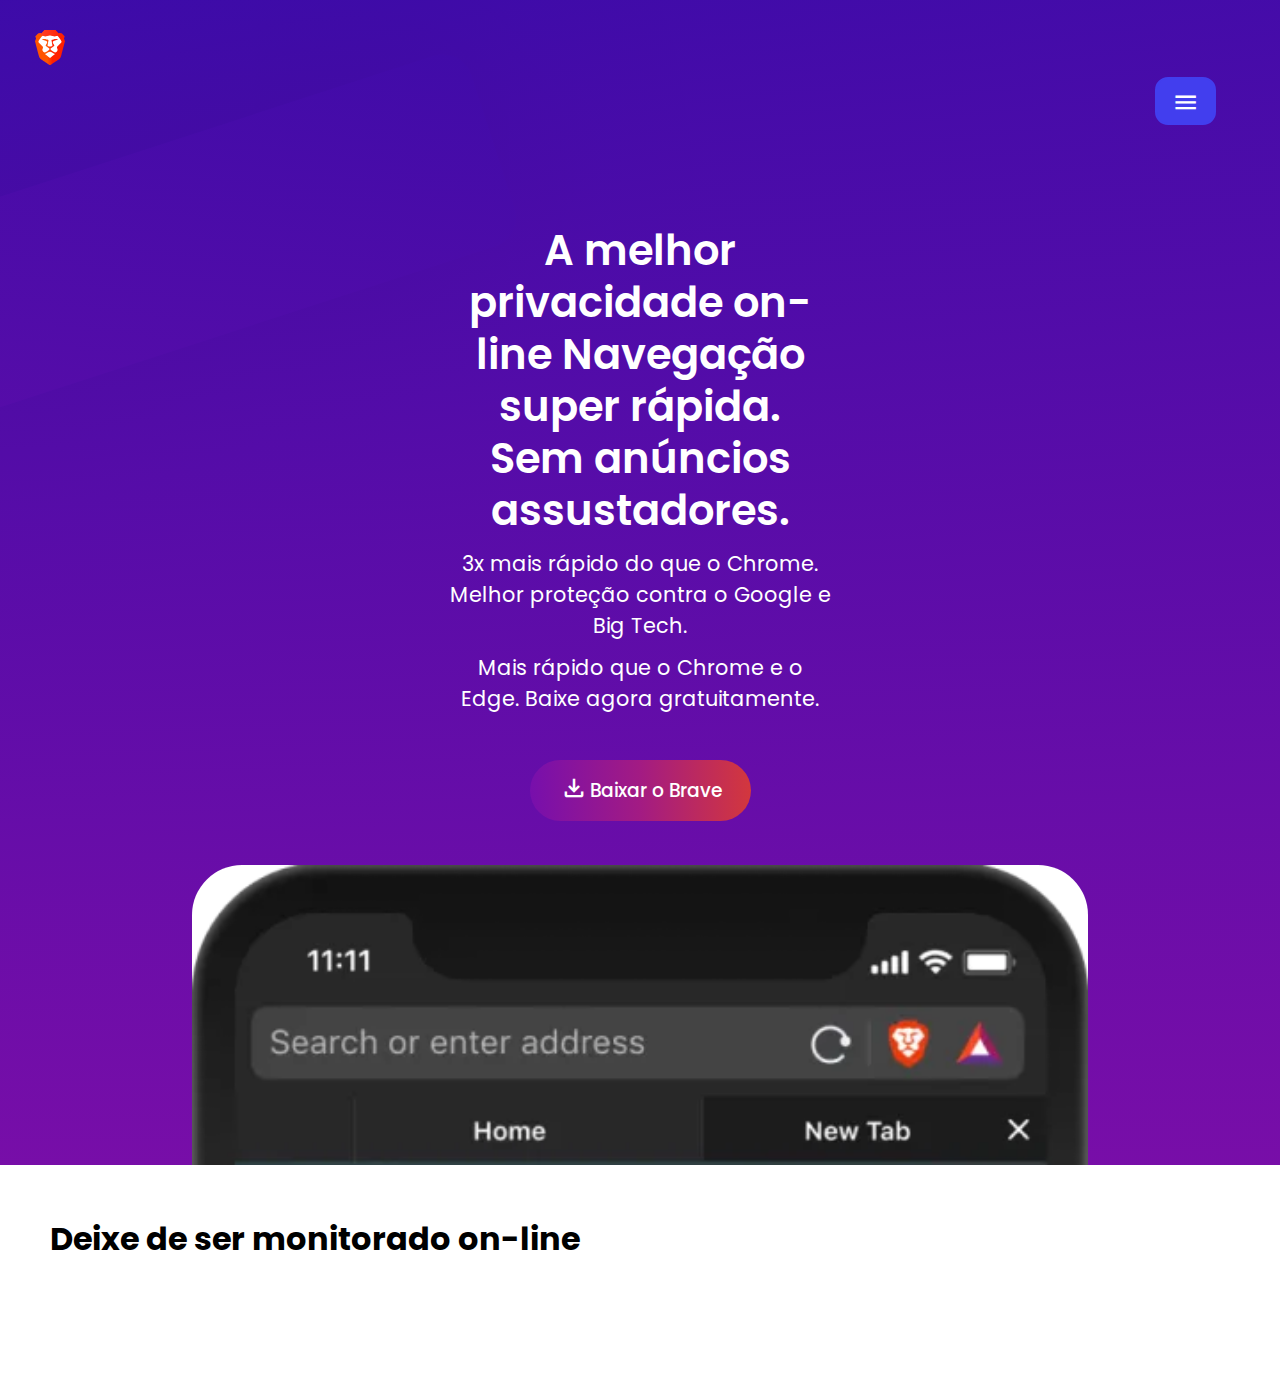
<file: index.html>
<!DOCTYPE html>
<html lang="pt-br">
<head>
    <meta charset="UTF-8">
    <meta name="viewport" content="width=device-width, initial-scale=1.0">
    <title>O navegador mais rapido e seguro.</title>
    <link rel="stylesheet" href="https://fonts.googleapis.com/css2?family=Material+Symbols+Outlined:opsz,wght,FILL,GRAD@20..48,100..700,0..1,-50..200" />
    <link rel="stylesheet" href="https://fonts.googleapis.com/css2?family=Material+Symbols+Outlined:opsz,wght,FILL,GRAD@20..48,100..700,0..1,-50..200" />
    <link rel="stylesheet" href="css/style.css"> 
</head>
<body>
    <div id="efeitodefundo"></div>
        <main>
            <header>
                <div id="iconBrave">
                 <!--icon-->
                 <img src="imagens/brave-release.svg" alt="Braveicon" style="width: 30px;">
                </div>
                <div id="menu">
                    <i class="material-symbols-outlined">
                        menu
                    </i>
                </div>
            </header>
            <section>
                <h1>A melhor <br> privacidade on-<br>line Navegação <br>super rápida.<br> Sem anúncios<br> assustadores.</h1>
                <p>3x mais rápido do que o Chrome.<br> Melhor proteção contra o Google e<br> Big Tech.</p>
                <p>Mais rápido que o Chrome e o<br> Edge. Baixe agora gratuitamente.</p>
                <p id="bottom"><a href=""><i class="material-symbols-outlined">
                    download
                    </i>Baixar o Brave</a> <!--Temos que colocar conteudo  de texto pq se nao ele nao aparece--></p>
                    <div id="phone">
                        
                    </div>
                    <div id="conteudo">
                        <div id="LinhaLinda">
                            <img src="imagens/Fundo branco clean2.png" alt=""> 
                        </div>  
                        <div id="conteudos">
                            <h1>Deixe de ser monitorado on-line</h1>
                        </div>
                    </div>
            </section>
        </main>
</body>
</html>
</file>
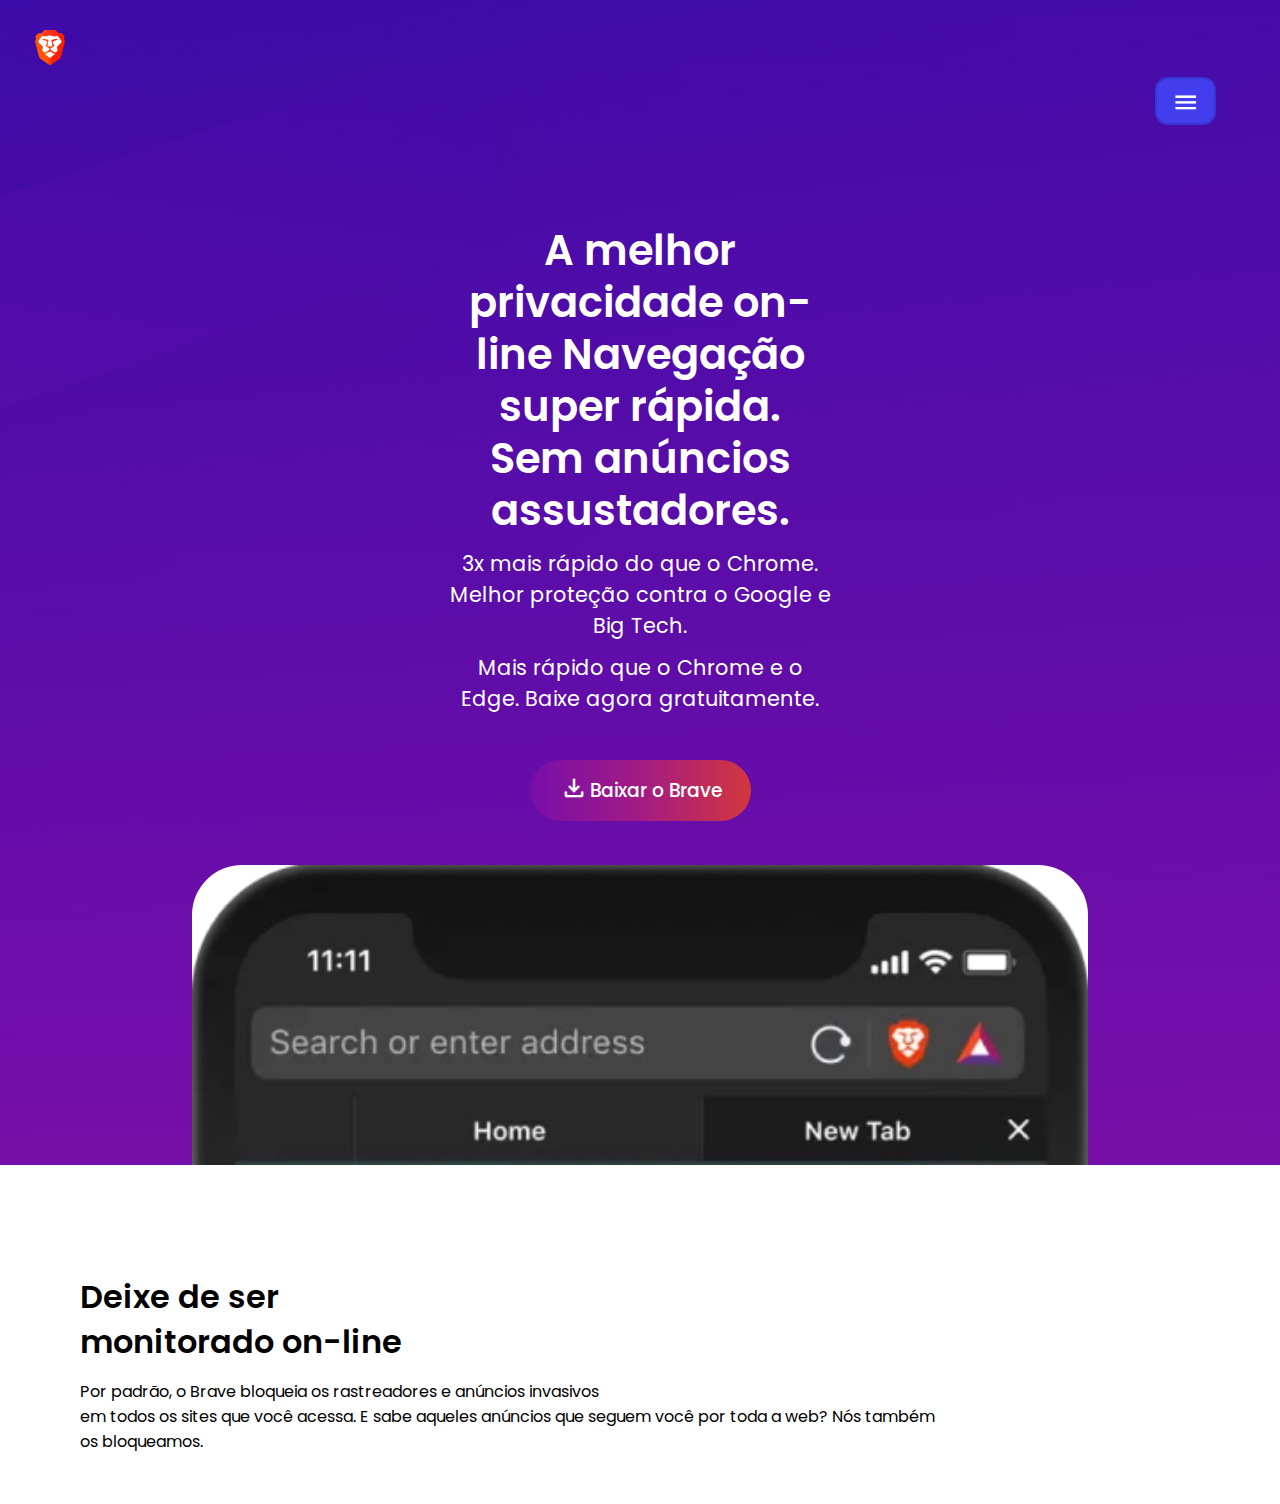
<file: Brave_Project/index.html>
<!DOCTYPE html>
<html lang="pt-br">
<head>
    <meta charset="UTF-8">
    <meta name="viewport" content="width=device-width, initial-scale=1.0">
    <title>O navegador mais rapido e seguro.</title>
    <link rel="stylesheet" href="https://fonts.googleapis.com/css2?family=Material+Symbols+Outlined:opsz,wght,FILL,GRAD@20..48,100..700,0..1,-50..200" />
    <link rel="stylesheet" href="https://fonts.googleapis.com/css2?family=Material+Symbols+Outlined:opsz,wght,FILL,GRAD@20..48,100..700,0..1,-50..200" />
    <link rel="stylesheet" href="https://fonts.googleapis.com/css2?family=Material+Symbols+Outlined:opsz,wght,FILL,GRAD@20..48,100..700,0..1,-50..200" />
    <!--<span class="material-symbols-outlined">
close
</span>-->
    <link rel="stylesheet" href="css/style.css"> 
    <link rel="stylesheet" href="css/styleOnjs.css">
</head>
<body>
    <div id="efeitodefundo"></div>
        <main>
            <header id="header">
                <div id="iconBrave">
                 <!--icon-->
                 <img src="imagens/brave-release.svg" alt="Braveicon" style="width: 30px;">
                </div>
                <div id="menu" onclick="menu()">
                        <i class="material-symbols-outlined" >
                            menu
                        </i>
                </div>
            </header>
            <section>
                <h1>A melhor <br> privacidade on-<br>line Navegação <br>super rápida.<br> Sem anúncios<br> assustadores.</h1>
                <p>3x mais rápido do que o Chrome.<br> Melhor proteção contra o Google e<br> Big Tech.</p>
                <p>Mais rápido que o Chrome e o<br> Edge. Baixe agora gratuitamente.</p>
                <p id="bottom"><a href=""><i class="material-symbols-outlined">
                    download
                    </i>Baixar o Brave</a> <!--Temos que colocar conteudo  de texto pq se nao ele nao aparece--></p>
                    <div id="phone">
                        
                    </div>
                    <div id="conteudo">
                        <div id="LinhaLinda">
                            <img src="imagens/Fundo branco clean2.png" alt=""> 
                        </div>  
                        <div id="conteudos">
                            <div id="painel">
                                <h1>Deixe de ser<br> monitorado on-line</h1>
                                <p>Por padrão, o Brave bloqueia os rastreadores e anúncios invasivos<br> em todos os sites que você acessa. E sabe aqueles anúncios que seguem você por toda a web? Nós também<br> os bloqueamos.</p>
                            </div>
                        </div>
                    </div>
            </section>
        </main>
        <script src="index.js"></script> <!--Criamos o script do js-->
</body>
</html>
</file>
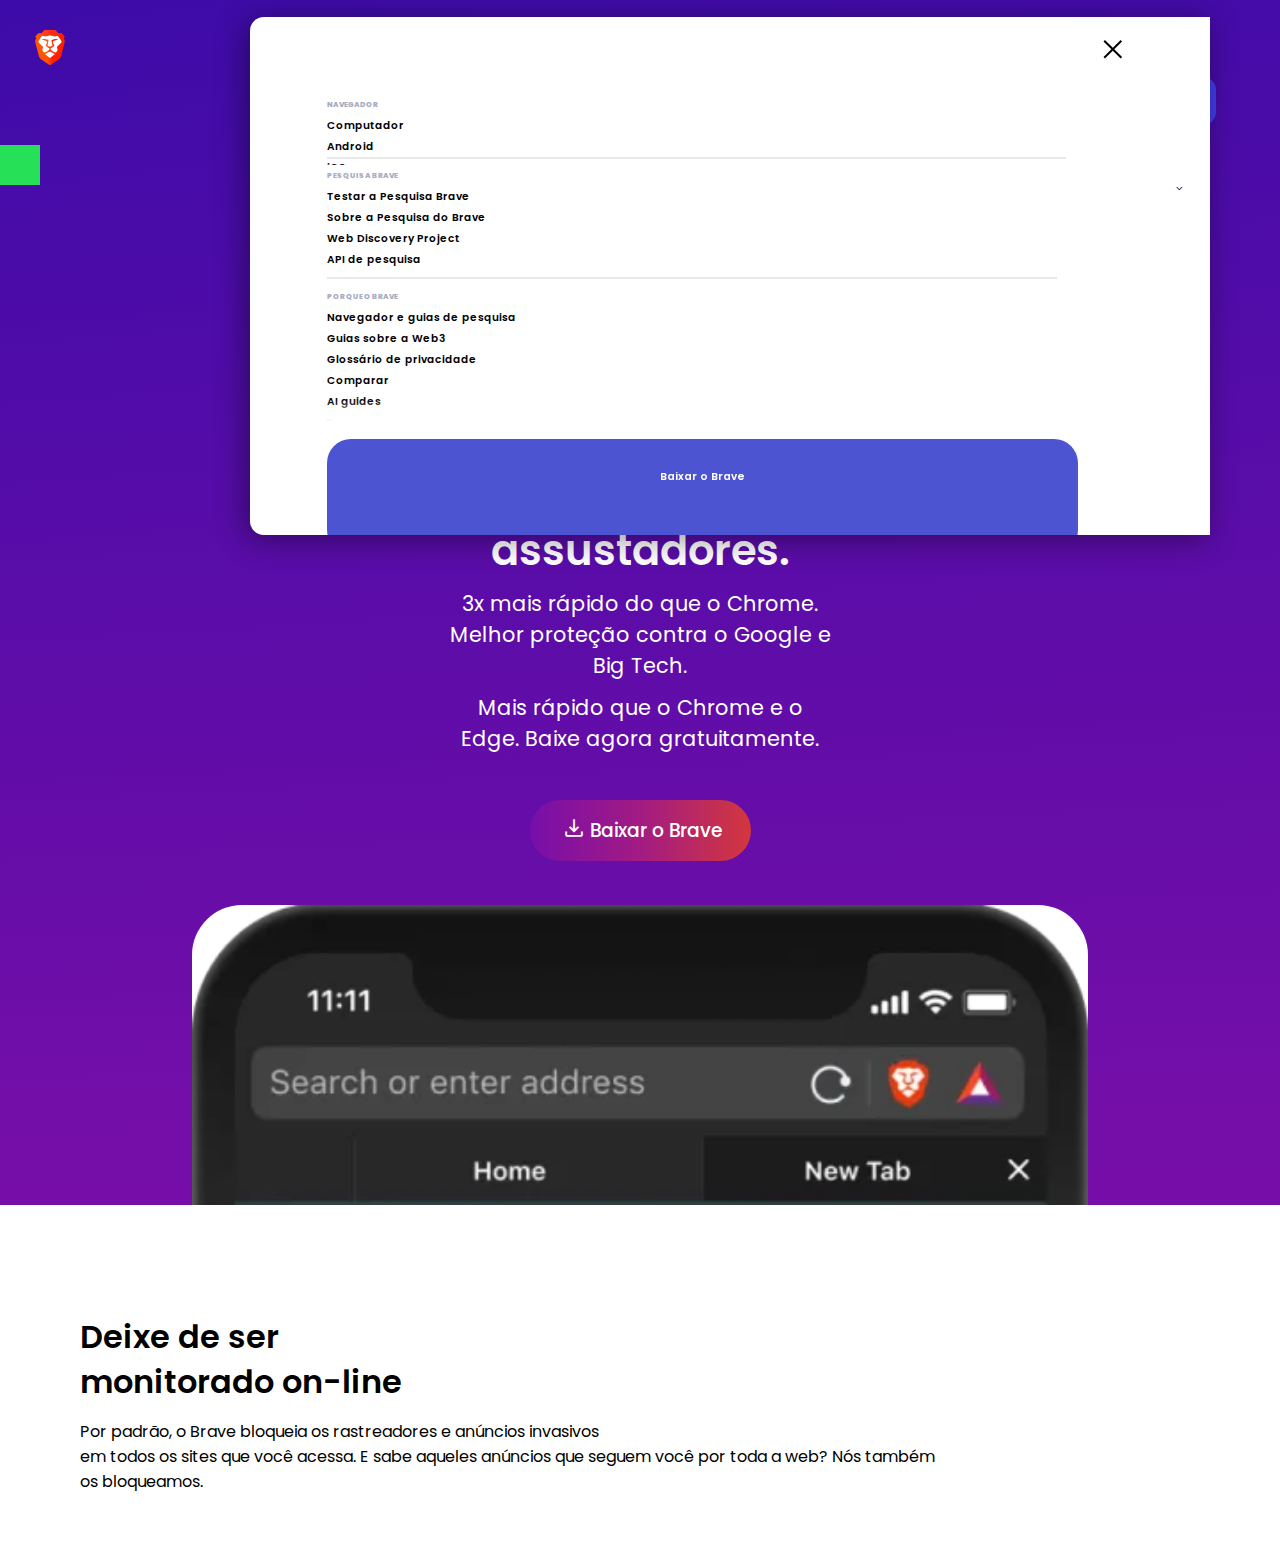
<file: Brave_Project2/index.html>
<!DOCTYPE html>
<html lang="pt-br">
<head>
    <meta charset="UTF-8">
    <meta name="viewport" content="width=device-width, initial-scale=1.0">
    <title>O navegador mais rapido e seguro.</title>
    <link rel="stylesheet" href="https://fonts.googleapis.com/css2?family=Material+Symbols+Outlined:opsz,wght,FILL,GRAD@20..48,100..700,0..1,-50..200" />
    <link rel="stylesheet" href="https://fonts.googleapis.com/css2?family=Material+Symbols+Outlined:opsz,wght,FILL,GRAD@20..48,100..700,0..1,-50..200" />
    <link rel="stylesheet" href="https://fonts.googleapis.com/css2?family=Material+Symbols+Outlined:opsz,wght,FILL,GRAD@20..48,100..700,0..1,-50..200" />
    <link rel="stylesheet" href="https://fonts.googleapis.com/css2?family=Material+Symbols+Outlined:opsz,wght,FILL,GRAD@20..48,100..700,0..1,-50..200" />
    <!--<span class="material-symbols-outlined">
close
</span>-->
    <link rel="stylesheet" href="css/style.css"> 
    <link rel="stylesheet" href="css/styleforjs.css">
</head>
<body>
    <div id="efeitodefundo"></div>
        <main>
            <header id="header">
                <div id="iconBrave">
                 <!--icon-->
                 <img src="imagens/brave-release.svg" alt="Braveicon" style="width: 30px;">
                </div>
                <div id="menu" onclick="menu()">
                        <i class="material-symbols-outlined" >
                            menu
                        </i>
                </div>
            </header>
            <!--<div style="width: 40px; height: 40px; background-color: red;"></div>
            http://127.0.0.1:5500/Brave_Project2/index.html-->
            <div style="width: 40px; height: 40px; background-color: rgb(38, 225, 88);"></div>
            <nav id="navfirst">
                <span id="close" onclick="closing()" class="material-symbols-outlined">close</span>
                        <ul id="marpad">
                    <nav id="navegador">
                        <ul id="marpad">
                        <li>
                            <p id="smalltext">NAVEGADOR</p>
                            <ul>
                                <li class="colorli">Computador</li>
                                <li class="colorli">Android</li>
                                <li class="colorli">iOS</li>
                            </ul>
                            <div id="Recursostext" onclick="listRecursos()">
                                <span class="colorli">Recursos</span>
                                <span id="expandmore" class="material-symbols-outlined">
                                expand_more
                                </span>
                            </div>
                            <hr id="hr1">
                            <ul id="listRe">
                                <li>Escudos</li>
                                <li>VPN</li>
                                <li>Carteira</li>
                                <li>Recompensas</li>
                                <li>Playlist</li>
                                <li>Notícias</li>
                                <li>Talk</li>
                                <li>Privacidade avançada</li>
                                <li>Todos os recursos</li>
                            </ul>
                        </li>
                        <li id="mon">
                            <ul>
                                <p id="smalltext">PESQUISA BRAVE</p>
                                <li>Testar a Pesquisa Brave</li>
                                <li>Sobre a Pesquisa do Brave</li>
                                <li>Web Discovery Project</li>
                                <li>API de pesquisa</li>
                                <hr id="hrN">
                            </ul>
                            <ul>
                                <p id="smalltext">POR QUE O BRAVE</p>
                                    <li>Navegador e guias de pesquisa</li>
                                    <li>Guias sobre a Web3</li>
                                    <li>Glossário de privacidade</li>
                                    <li>Comparar</li>
                                    <li>AI guides</li>
                                    <hr id="hrN">
                            </ul>
                            <ul>
                                <p id="smalltext">BLOGS</p>
                                <li>Blog do Brave</li>
                                <li>Atualizações de privacidade</li>
                                <li>Normas da web</li>
                                <li>Pesquisa</li>
                                <hr id="hrN">
                            </ul>
                            <ul>
                                <p id="smalltext">OBTER AJUDA</p>
                                <li>Centro de Ajuda</li>
                                <li>Comunidade</li>
                                <li>Notas da versão</li>
                                <li>Status do aplicativo</li>
                                <li>O que há de novo no Brave?</li>
                                <hr id="hrN">
                            </ul>
                            <ul>
                                <p id="smalltext">ANÚNCIO PRIVADO</p>
                                <li>Visão geral</li>
                                <li>Anúncios de autoatendimento</li>
                                <li>Público</li>
                                <li>Formatos de anúncios</li>
                                <li>Estudos de caso</li>
                                <li>Podcast</li>
                                <li>Recursos para anunciantes</li>
                                <div id="espac"></div>
                            </ul>
                        </li>
                    </ul>
                     <section id="download">
                    <div id="baixarbrave">Baixar o Brave</div>
                    <div id="testarbrave">Testar A Pesquisa Brave</div>
                </section>
                </nav>

            </nav>
            </section>
            <section>
                <h1>A melhor <br> privacidade on-<br>line Navegação <br>super rápida.<br> Sem anúncios<br> assustadores.</h1>
                <p>3x mais rápido do que o Chrome.<br> Melhor proteção contra o Google e<br> Big Tech.</p>
                <p>Mais rápido que o Chrome e o<br> Edge. Baixe agora gratuitamente.</p>
                <p id="bottom"><a href=""><i class="material-symbols-outlined">
                    download
                    </i>Baixar o Brave</a> <!--Temos que colocar conteudo  de texto pq se nao ele nao aparece--></p>
                    <div id="phone">
                        
                    </div>
                    <div id="conteudo">
                        <div id="LinhaLinda">
                            <img src="imagens/Fundo branco clean2.png" alt=""> 
                        </div>  
                        <div id="conteudos">
                            <div id="painel">
                                <h1>Deixe de ser<br> monitorado on-line</h1>
                                <p>Por padrão, o Brave bloqueia os rastreadores e anúncios invasivos<br> em todos os sites que você acessa. E sabe aqueles anúncios que seguem você por toda a web? Nós também<br> os bloqueamos.</p>
                            </div>
                        </div>
                    </div>
            </section>
        </main>
        <script src="index.js"></script> <!--Criamos o script do js-->
</body>
</html>
</file>
<file: css/style.css>
@charset "UTF-8";
  @import url('https://fonts.googleapis.com/css2?family=Poppins:ital,wght@0,100;0,200;0,300;0,400;0,500;0,600;0,700;0,800;1,100;1,200;1,300;1,400;1,500;1,600;1,700;1,800&family=Redressed&family=Smooch&display=swap');
.material-symbols-outlined {
    font-size: 28px;
  font-variation-settings:
  'FILL' 0,
  'wght' 400,
  'GRAD' 0,
  'opsz' 24
}
*{
    padding: 0px;
    margin: 0px;
    box-sizing: border-box;
} /*#750EA8  */
body{
    background-image: linear-gradient(to right,#3d0ba9, #7C0EA8);
    position: relative;
}
main{
    background-image: linear-gradient(to bottom,#3d0ba9e1, #7C0EA8);
}
div#efeitodefundo{
    position: absolute;
    top: -100px;
    left: 60px;
    width: 200px;
    height: 700px;
    background-image: linear-gradient(to top,#780EA8,#460ba5);
    box-shadow: -3px 30px 190px #2a0a53f3;
    transform: rotate(0.2turn); /*Rotaciona o objeto*/
    border-radius: 30px;
    z-index: -1;/*Diminui o z-index padrao somente se usado numeros negativos*/
}
header{
    display: flex;
    justify-content: space-between;
}
header > div{
    margin: 20px;
    padding: 10px 15px;
    border-radius: 13px;
    overflow: visible;
}
div#menu{
    height: 46px;
    background-color: #423EEE;
    color: white;
    margin-top: 6%;
    margin-right: 5%; 
    height: 48px;  
    border: 2px solid #423EEE;
}
div#menu > i{
    font-size: 1.7em;
}
section{
    font-family: 'Poppins';
}
section > h1{
    font-size: 2.6em;
    font-weight: 600;
    margin-top: 80px;
    padding: 0px 40px;
    text-align: center;
    line-height: 52px;
    color: #FFFFFF;
}
section > p{
    margin-top: 11px;
    font-size: 1.3em;
    font-weight: 1.2em;
    text-align: center;
    color: #FFFFFF;
}
section > p#bottom{
    margin-top: 60px;
}
section > p > a{
    position: relative;
    background-image: linear-gradient(to right, #770fac, #A31B83, #D3373D );
    color: #FFFFFF;
    font-size: 0.9em;
    font-weight: 500;
    text-align: center;
    text-decoration: none;
    padding: 17px 28px 17px 60px;
    border-radius: 40px;
}
section > p > a:hover{
    background-image: linear-gradient(to right, #620c8d, #8f1873, #b22f33 );
}
section > p > a > i{
    position: absolute;
    left: 30px;
}
div#phone{
    position: relative;
    margin: auto;
    border-radius: 50px;
    margin-top: 60px;
    width: 70%;
    height: 400px;
    background-color: #FFFFFF;
    background-image: url('../imagens/phone.webp') ;
    background-size: cover;
    overflow: hidden;
}
section > div#conteudo{
    position: relative;
}
div#LinhaLinda > img{
    position: absolute;
    top: -188px;
    width: 100%;
}
div#conteudos{
    position: absolute;
    top: -100px;
    width: 100%;
    background-color: #FFFFFF;
    padding: 50px 50px;
}
</file>
<file: Brave_Project/css/style.css>
@charset "UTF-8";
  @import url('https://fonts.googleapis.com/css2?family=Poppins:ital,wght@0,100;0,200;0,300;0,400;0,500;0,600;0,700;0,800;1,100;1,200;1,300;1,400;1,500;1,600;1,700;1,800&family=Redressed&family=Smooch&display=swap');
.material-symbols-outlined {
    font-size: 28px;
  font-variation-settings:
  'FILL' 0,
  'wght' 400,
  'GRAD' 0,
  'opsz' 24
}
*{
    padding: 0px;
    margin: 0px;
    box-sizing: border-box;
} /*#750EA8  */
body{
    background-image: linear-gradient(to right,#3d0ba9, #7C0EA8);
    position: relative;
}
main{
    background-image: linear-gradient(to bottom,#3d0ba9e1, #7C0EA8);
}
div#efeitodefundo{
    position: absolute;
    top: -100px;
    left: 60px;
    width: 200px;
    height: 700px;
    background-image: linear-gradient(to top,#780EA8,#460ba5);
    box-shadow: -3px 30px 190px #2a0a53f3;
    transform: rotate(0.2turn); /*Rotaciona o objeto*/
    border-radius: 30px;
    z-index: -1;/*Diminui o z-index padrao somente se usado numeros negativos*/
}
header{
    display: flex;
    justify-content: space-between;
}
header > div{
    margin: 20px;
    padding: 10px 15px;
    border-radius: 13px;
    overflow: visible;
}
div#menu{
    background-color: #423EEE;
    color: white;
    margin-top: 6%;
    margin-right: 5%; 
    height: 48px;  
    border: 2px solid #3835ce;
    cursor: pointer;
}
div#menu > i{
    font-size: 1.7em;
}
section{
    font-family: 'Poppins';
}
section > h1{
    font-size: 2.6em;
    font-weight: 600;
    margin-top: 80px;
    padding: 0px 40px;
    text-align: center;
    line-height: 52px;
    color: #FFFFFF;
}
section > p{
    margin-top: 11px;
    font-size: 1.3em;
    font-weight: 1.2em;
    text-align: center;
    color: #FFFFFF;
}
section > p#bottom{
    margin-top: 60px;
}
section > p > a{
    position: relative;
    background-image: linear-gradient(to right, #770EAA, #A31B83, #D3373D );
    color: #FFFFFF;
    font-size: 0.9em;
    font-weight: 500;
    text-align: center;
    text-decoration: none;
    padding: 17px 28px 17px 60px;
    border-radius: 40px;
}
section > p > a:hover{
    background-image: linear-gradient(to right, #620c8d, #8f1873, #b22f33 );
}
section > p > a > i{
    position: absolute;
    left: 30px;
}
div#phone{
    position: relative;
    margin: auto;
    border-radius: 50px;
    margin-top: 60px;
    width: 70%;
    height: 400px;
    background-color: #FFFFFF;
    background-image: url('../imagens/phone.webp') ;
    background-size: cover;
    overflow: hidden;
}
section > div#conteudo{
    position: relative;
}
div#LinhaLinda > img{
    position: absolute;
    top: -188px;
    width: 100%;
}
div#conteudos{
    position: absolute;
    top: -100px;
    width: 100%;
    background-color: #FFFFFF;
    padding: 50px 50px;
}
div#painel{
    width: 80%;
    margin-left: 30px;
}
div#painel > h1{
  padding-top: 60px; 
  font-weight: 550; 
  line-height: 1.4em;
  padding-bottom: 15px;
}
</file>
<file: Brave_Project/css/styleOnjs.css>
#header > nav{
    position: absolute;
    background-color: #fff;
    top: 19px;
    left: 43%;
    width: 54%;
    height: 523px;
    border-radius: 14px 0px 0px 14px;
    overflow-y: scroll;
}
#header > nav > span.material-symbols-outlined{
    display: block;
    text-align: right;
    padding-top: 13px;
    font-size: 2.0em;
    cursor: pointer;
}
</file>
<file: Brave_Project2/css/style.css>
@charset "UTF-8";
  @import url('https://fonts.googleapis.com/css2?family=Poppins:ital,wght@0,100;0,200;0,300;0,400;0,500;0,600;0,700;0,800;1,100;1,200;1,300;1,400;1,500;1,600;1,700;1,800&family=Redressed&family=Smooch&display=swap');
  .material-symbols-outlined {
    font-size: 28px;
  font-variation-settings:
  'FILL' 0,
  'wght' 400,
  'GRAD' 0,
  'opsz' 24
}
*{
    padding: 0px;
    margin: 0px;
    box-sizing: border-box;
    font-family: 'Poppins';
} /*#750EA8  */
body{
    background-image: linear-gradient(to right,#3d0ba9, #7C0EA8);
    position: relative;
    overflow-x: hidden;
}
main{
    position: relative;
    background-image: linear-gradient(to bottom,#3d0ba9e1, #7C0EA8);
}
header{
    display: flex;
    justify-content: space-between;
}
header > div{
    margin: 20px;
    padding: 10px 15px;
    border-radius: 13px;
    overflow: visible;
}
div#menu{
    background-color: #423EEE;
    color: white;
    margin-top: 6%;
    margin-right: 5%; 
    height: 48px;  
    cursor: pointer;
}
div#menu > i{
    font-size: 1.7em;
}
section{
    font-family: 'Poppins';
}
section > h1{
    font-size: 2.6em;
    font-weight: 600;
    margin-top: 80px;
    padding: 0px 40px;
    text-align: center;
    line-height: 52px;
    color: #FFFFFF;
}
section > p{
    margin-top: 11px;
    font-size: 1.3em;
    font-weight: 1.2em;
    text-align: center;
    color: #FFFFFF;
}
section > p#bottom{
    margin-top: 60px;
}
section > p > a{
    position: relative;
    background-image: linear-gradient(to right, #770EAA, #A31B83, #D3373D );
    color: #FFFFFF;
    font-size: 0.9em;
    font-weight: 500;
    text-align: center;
    text-decoration: none;
    padding: 17px 28px 17px 60px;
    border-radius: 40px;
}
section > p > a:hover{
    background-image: linear-gradient(to right, #620c8d, #8f1873, #b22f33 );
}
section > p > a > i{
    position: absolute;
    left: 30px;
}
div#phone{
    position: relative;
    margin: auto;
    border-radius: 50px;
    margin-top: 60px;
    width: 70%;
    height: 400px;
    background-color: #FFFFFF;
    background-image: url('../imagens/phone.webp') ;
    background-size: cover;
    overflow: hidden;
}
section > div#conteudo{
    position: relative;
}
div#LinhaLinda > img{
    position: absolute;
    top: -188px;
    width: 100%;
}
div#conteudos{
    position: absolute;
    top: -100px;
    width: 100%;
    background-color: #FFFFFF;
    padding: 50px 50px;
}
div#painel{
    width: 80%;
    margin-left: 30px;
}
div#painel > h1{
  padding-top: 60px; 
  font-weight: 550; 
  line-height: 1.4em;
  padding-bottom: 15px;
}
</file>
<file: Brave_Project2/css/styleforjs.css>
.material-symbols-outlined {
    /*Coloque um desses na folha de estilo que quer e altere o peso.*/
    /*ja o font size voce mesmo pode definir ja na span o seja la qual for a tag do icon*/
  font-variation-settings:
  'FILL' 0,
  'wght' 300,
  'GRAD' 0,
  'opsz' 24
}
*{
    padding: 0px;
    margin: 0px;
    box-sizing: border-box;
    list-style: none;
}
#navegador{
    position: absolute;
    background-color: #FFFFFF;
    top: 17px;
    left: 18%;
    height: 518px;
    width: 75%;
    border-radius: 14px 0px 0px 14px;
    overflow-y: scroll;
    overflow-x: hidden;
    margin-left: 20px;
    font-size: 10.5px;
    font-weight: 580;
    line-height: 21px;
    box-shadow: -4px 4px 31px rgba(0, 0, 0, 0.441);
    padding: 6% 0% 0% 6%;
}
#close{
    position: absolute;
    /*Se aplicar text align no proprio objeto inves do pai tm funciona!!*/
    left: 85.6%;
    top: 2.5%;
    font-size: 2.1em;
    cursor: pointer;
    z-index: 1;
}
.colorli:hover{
    color: #4C54D2;
}
#smalltext{
    color: #A8ADBF;
    font-size: 0.7em;
    font-weight: 800;
}
#textnav{
    /*position: absolute;
    top: 5%;
    left: 3%;*/
    
    background-color: #FFFFFF;
    height: 100%;
    
}
#textnavli1{
    background-color: #FFFFFF;
    margin-bottom: 1px;
}

div#Recursostext{
    display: flex;
    flex-direction: row;
    justify-content: space-between;
    cursor: pointer;
    padding-bottom: 14px;
}

/*Transition So valem para elementos quantificaveis ou seja que tenham numeros entao no caso de displey block e displey none nao funcionaria .*/
#expandmore{
    display: block;
    font-size: 1.2em;
    transition: transform 0.3s ease-in;
    margin-top: 5px;
    padding: 0px 24px 0px 24px;
    color: #000
}
#hr1{
    position: absolute;
    background-color: #4e4e4e20;
    border: 1px solid #f1f1f100; /*Precisa adicionaruma borda para conseguir aterar cor usando o back ground depois!!*/
    width: 77%; 
    /*top: 56%; */ 
    top: 27%;
    transition: transform 0.4s ease;
}   
ul#listRe{
    position: absolute;
    display: none;
    margin-left: 7px;
}
    /*Tivemos que usar duas classes que se alternam dento do js e dua key frames respectivamente colocamos disples none e block no pai como padrao para conseguir. depois visuamente adicionamos no keyframe um displey block. */
.opac{ 
    animation: opackey 0.3s linear forwards;
}
.trans{
    animation: transkey 0.3s linear forwards;
}
@keyframes opackey{
    0%{display: block} /*IMPORTANTE!! O elemento pai no javascript esta como none'! E aqui colocaos displey block mas quando acabar vai estar como none!. */
    1%{opacity: 1}
    100%{opacity: 0}
}
@keyframes transkey{
    0%{opacity: 0}
    100%{opacity: 1}
}
ul > li#mon{
    position: absolute;
    top: 28.5%;
    width: 76%;
    transition: transform 0.4s ease 0.1s;
    background-color: #FFFFFF;
}
#hrN{
    background-color: #4e4e4e20;
    border: 1px solid #f1f1f100; /*Precisa adicionaruma borda para conseguir aterar cor usando o back ground depois!!*/
    width: 100%; 
    margin: 7px 0px 7px 0px;
}
#download{
    position: sticky; /*stick ele mantem fixo numa posiçao que nao desaparece ou seja fica fixa determinavel com top e left dentro do conteiner!!*/
    display: flex;
    flex-direction: column;
    justify-content: space-between;
    text-align: center;
    background-color: #FFFFFF;
    width:100%;
    height: 120px;
    top: 76%;
    left: 46%;
    padding: 10px 0px 32px 0px;
    margin: 0px 0px 0px 0px;
    font-size: 10.5px;
    font-weight: 580;
    box-shadow: 0px -20px 10px rgb(255, 255, 255);
}
#espac{
    width: 100%;
    height: 134px;
}
#baixarbrave{
    width: 85%;
    height: 42%;
    padding: 3% 0% 10% 0%;
    border-radius: 24px;
    margin-top: 0%;
    background-color: #4C54D2;
    color: #FFFFFF;
    
}
#baixarbrave:hover{
    box-shadow: 1px 2px 13px rgba(0, 0, 0, 0.279);
}
#testarbrave{
    width: 85%;
    height: 42%;
    padding: 3% 0% 10% 0%;
    border-radius: 24px;
    border: 1px solid #000;
    margin: 10px 0px 0px 0px;
    letter-spacing: 0.1px;
}
#testarbrave:hover{
    box-shadow: 1px 2px 13px rgba(0, 0, 0, 0.279);
}
</file>
